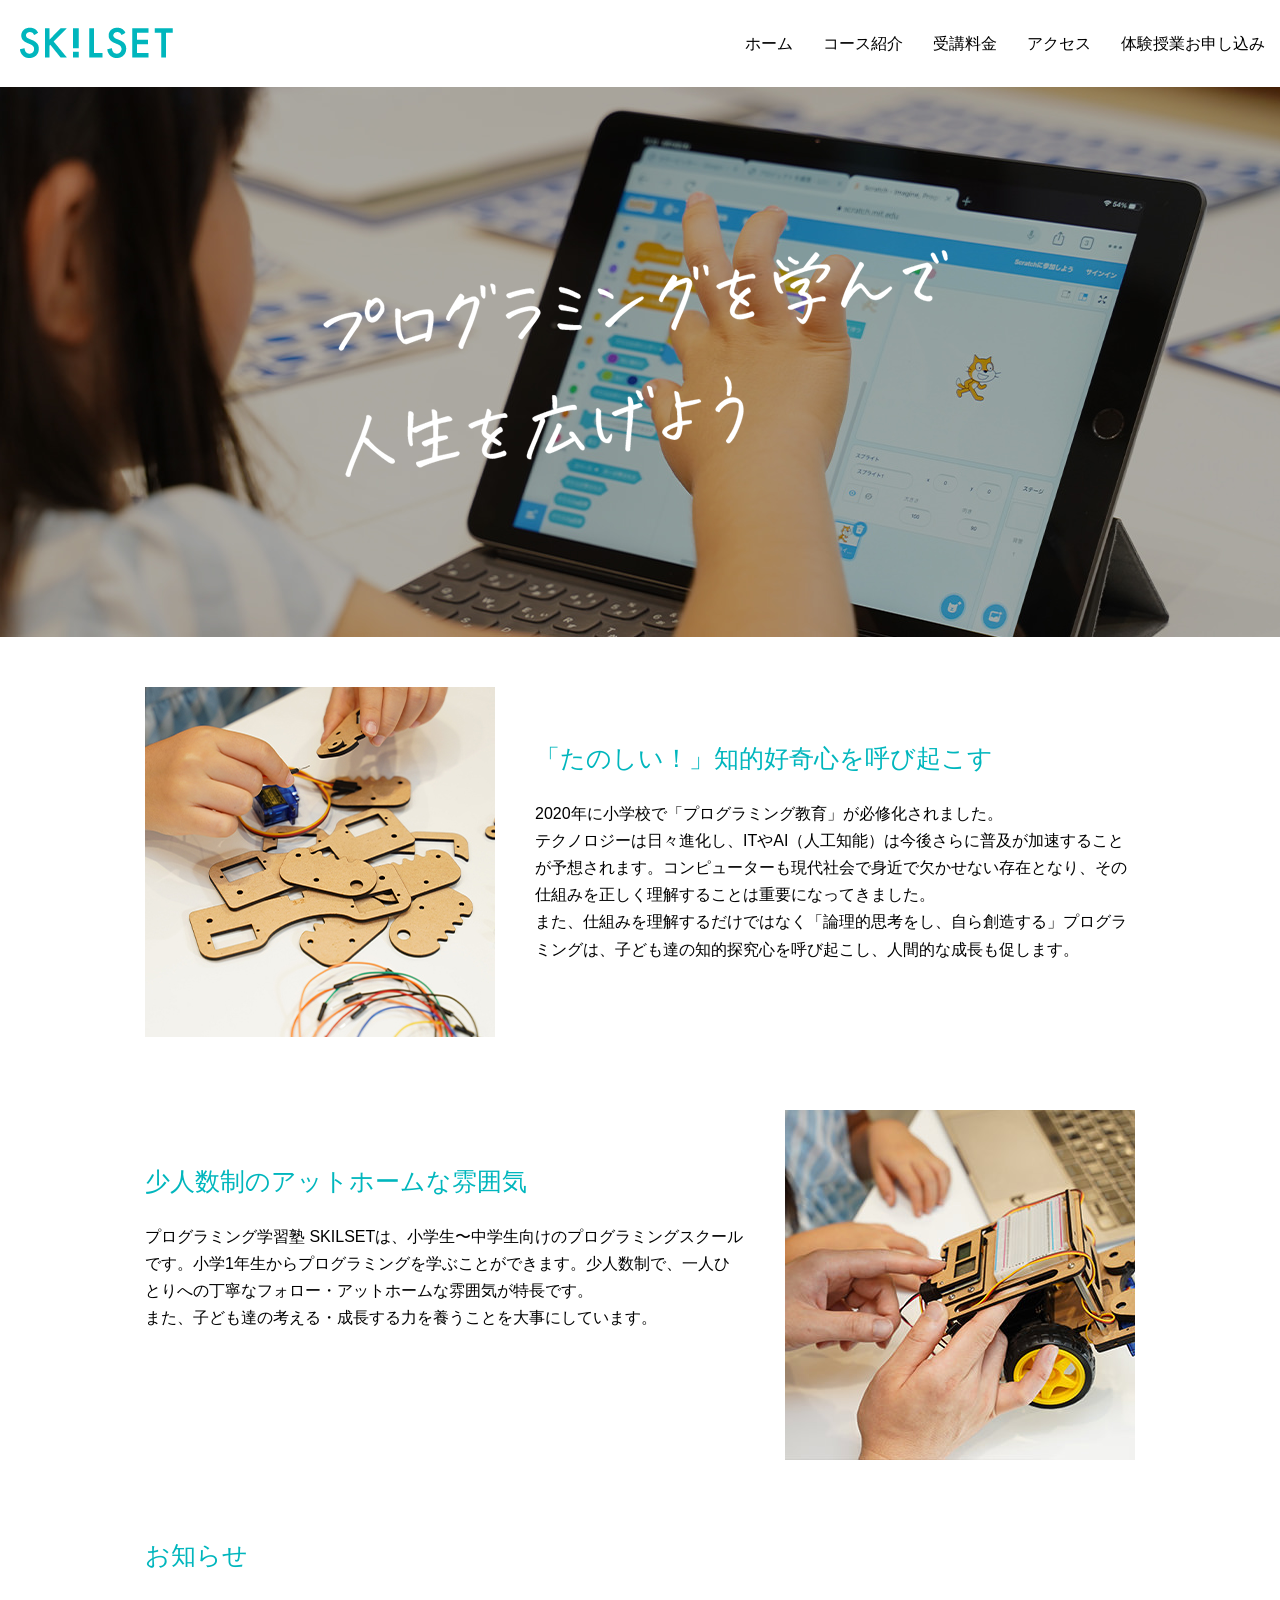
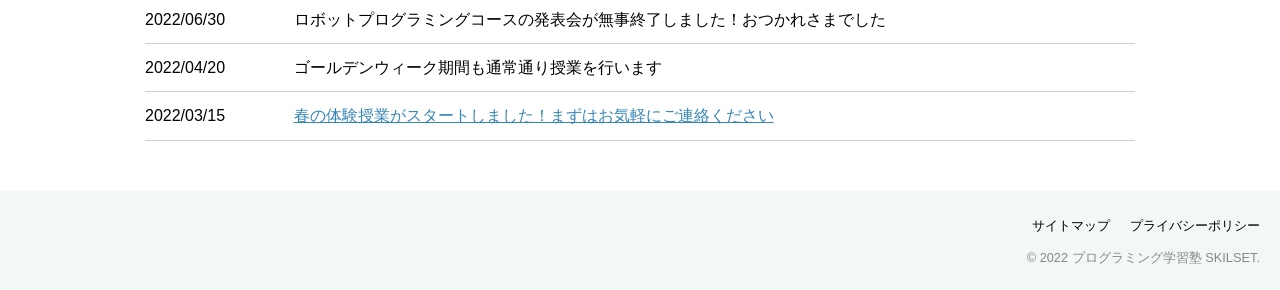
<file: index.html>
<!doctype html>
<html lang="ja">

<head>
    <meta charset="utf-8">
    <meta name="description"
        content="東京都新宿区のプログラミングスクール「プログラミング学習塾 SKILSET」。少人数制で、一人ひとりへの丁寧なフォロー・アットホームな雰囲気が特長です。子ども達の考える・成長する力を養います。">
    <title>プログラミング学習塾 SKILSET｜東京都新宿区のプログラミングスクール</title>

    <link rel="stylesheet" href="CSS/normalize.css">
    <link rel="stylesheet" href="CSS/style.css">
</head>

<body class="home">
    <header>
        <h1><a href="index.html">
                <img src="images/logo.png" alt="プログラミング学習塾 SKILSET">
            </a>
        </h1>
        <nav>
            <ul>
                <li>
                    <a href="index.html">ホーム</a>
                </li>
                <li>
                    <a href="course.html">コース紹介</a>
                </li>
                <li>
                    <a href="price.html">受講料金</a>
                </li>
                <li>
                    <a href="access.html">アクセス</a>
                </li>
                <li>
                    <a href="entry.html">体験授業お申し込み</a>
                </li>
            </ul>
        </nav>
    </header>
    <main>
        <div class="visual">
            <p><img src="images/catchcopy.png" alt="プログラミングを学んで人生を広げよう">
            </p>

        </div>
        <div class="inner">
            <section>
                <div>
                    <h2>「たのしい！」知的好奇心を呼び起こす
                    </h2>
                    <p>2020年に小学校で「プログラミング教育」が必修化されました。<br>
                        テクノロジーは日々進化し、ITやAI（人工知能）は今後さらに普及が加速することが予想されます。コンピューターも現代社会で身近で欠かせない存在となり、その仕組みを正しく理解することは重要になってきました。<br>
                        また、仕組みを理解するだけではなく「論理的思考をし、自ら創造する」プログラミングは、子ども達の知的探究心を呼び起こし、人間的な成長も促します。
                    </p>
                </div>
                <p><img src="images/top01.jpg" alt="授業の様子"></p>
            </section>
            <section>
                <div>
                    <h2>少人数制のアットホームな雰囲気
                    </h2>
                    <p>プログラミング学習塾
                        SKILSETは、小学生〜中学生向けのプログラミングスクールです。小学1年生からプログラミングを学ぶことができます。少人数制で、一人ひとりへの丁寧なフォロー・アットホームな雰囲気が特長です。<br>
                        また、子ども達の考える・成長する力を養うことを大事にしています。
                    </p>
                </div>
                <p><img src="images/top02.jpg" alt="ロボットプログラミング"></p>
            </section>


            <h2>お知らせ</h2>

            <dl>
                <dt>2022/06/30</dt>
                <dd>ロボットプログラミングコースの発表会が無事終了しました！おつかれさまでした</dd>
                <dt>2022/04/20</dt>
                <dd>ゴールデンウィーク期間も通常通り授業を行います</dd>
                <dt>2022/03/15</dt>
                <dd><a href="entry.html">春の体験授業がスタートしました！まずはお気軽にご連絡ください</a></dd>
            </dl>
        </div>
    </main>
    <footer>
        <ul>
            <li>
                <a href="sitemap.html">サイトマップ</a>
            </li>
            <li>
                <a href="privacypolicy.html">プライバシーポリシー</a>
            </li>
        </ul>
        <p><small>&copy; 2022 プログラミング学習塾 SKILSET.</small></p>
    </footer>

</body>

</html>
</file>
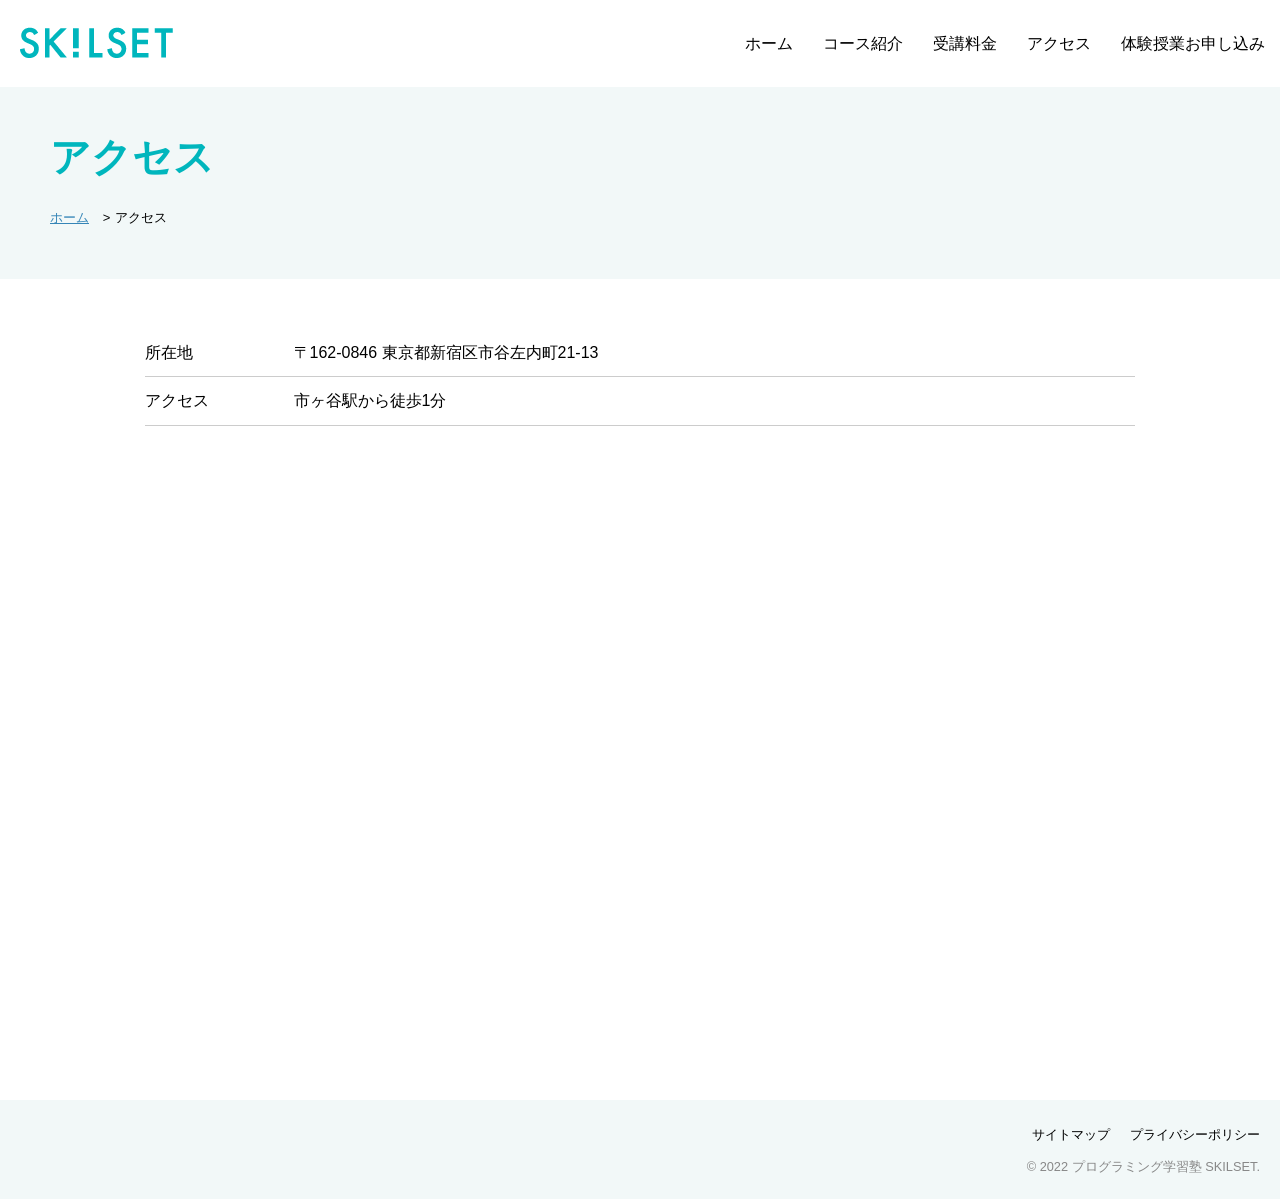
<file: access.html>
<!doctype html>
<html lang="ja">

<head>
    <meta charset="utf-8">
    <meta name="description" content="プログラミングスクール「プログラミング学習塾 SKILSET」は東京都新宿区にあります。市ヶ谷駅から徒歩1分の場所です。
">
    <title>アクセス｜プログラミング学習塾 SKILSET
    </title>

    <link rel="stylesheet" href="CSS/normalize.css">
    <link rel="stylesheet" href="CSS/style.css">
</head>

<body class="access">
    <header>
        <h1><a href="index.html">
                <img src="images/logo.png" alt="プログラミング学習塾 SKILSET">
            </a>
        </h1>
        <nav>
            <ul>
                <li>
                    <a href="index.html">ホーム</a>
                </li>
                <li>
                    <a href="course.html">コース紹介</a>
                </li>
                <li>
                    <a href="price.html">受講料金</a>
                </li>
                <li>
                    <a href="access.html">アクセス</a>
                </li>
                <li>
                    <a href="entry.html">体験授業お申し込み</a>
                </li>
            </ul>
        </nav>
    </header>
    <main>
        <div class="title">
            <h1>アクセス</h1>

            <ol>
                <li>
                    <a href="index.html">ホーム</a>
                </li>
                <li>
                    アクセス
                </li>
            </ol>
        </div>

        <div class="inner">
            <dl>
                <dt>所在地</dt>
                <dd>〒162-0846 東京都新宿区市谷左内町21-13</dd>
                <dt>アクセス</dt>
                <dd>市ヶ谷駅から徒歩1分</dd>
            </dl>

            <iframe
                src="https://www.google.com/maps/embed?pb=!1m18!1m12!1m3!1d3240.3327569104013!2d139.73306027525123!3d35.693428229304736!2m3!1f0!2f0!3f0!3m2!1i1024!2i768!4f13.1!3m3!1m2!1s0x60188c5e40fd8ca9%3A0xe4e83101398f38cf!2z44CSMTYyLTA4NDYg5p2x5Lqs6YO95paw5a6_5Yy65biC6LC35bem5YaF55S677yS77yR4oiS77yR77yT!5e0!3m2!1sja!2sjp!4v1793600797971!5m2!1sja!2sjp"
                width="990" height="600" style="border:0;" allowfullscreen="" loading="lazy"
                referrerpolicy="strict-origin-when-cross-origin"></iframe>
        </div>
    </main>
    <footer>
        <ul>
            <li>
                <a href="sitemap.html">サイトマップ</a>
            </li>
            <li>
                <a href="privacypolicy.html">プライバシーポリシー</a>
            </li>
        </ul>
        <p><small>&copy; 2022 プログラミング学習塾 SKILSET.</small></p>
    </footer>

</body>

</html>
</file>
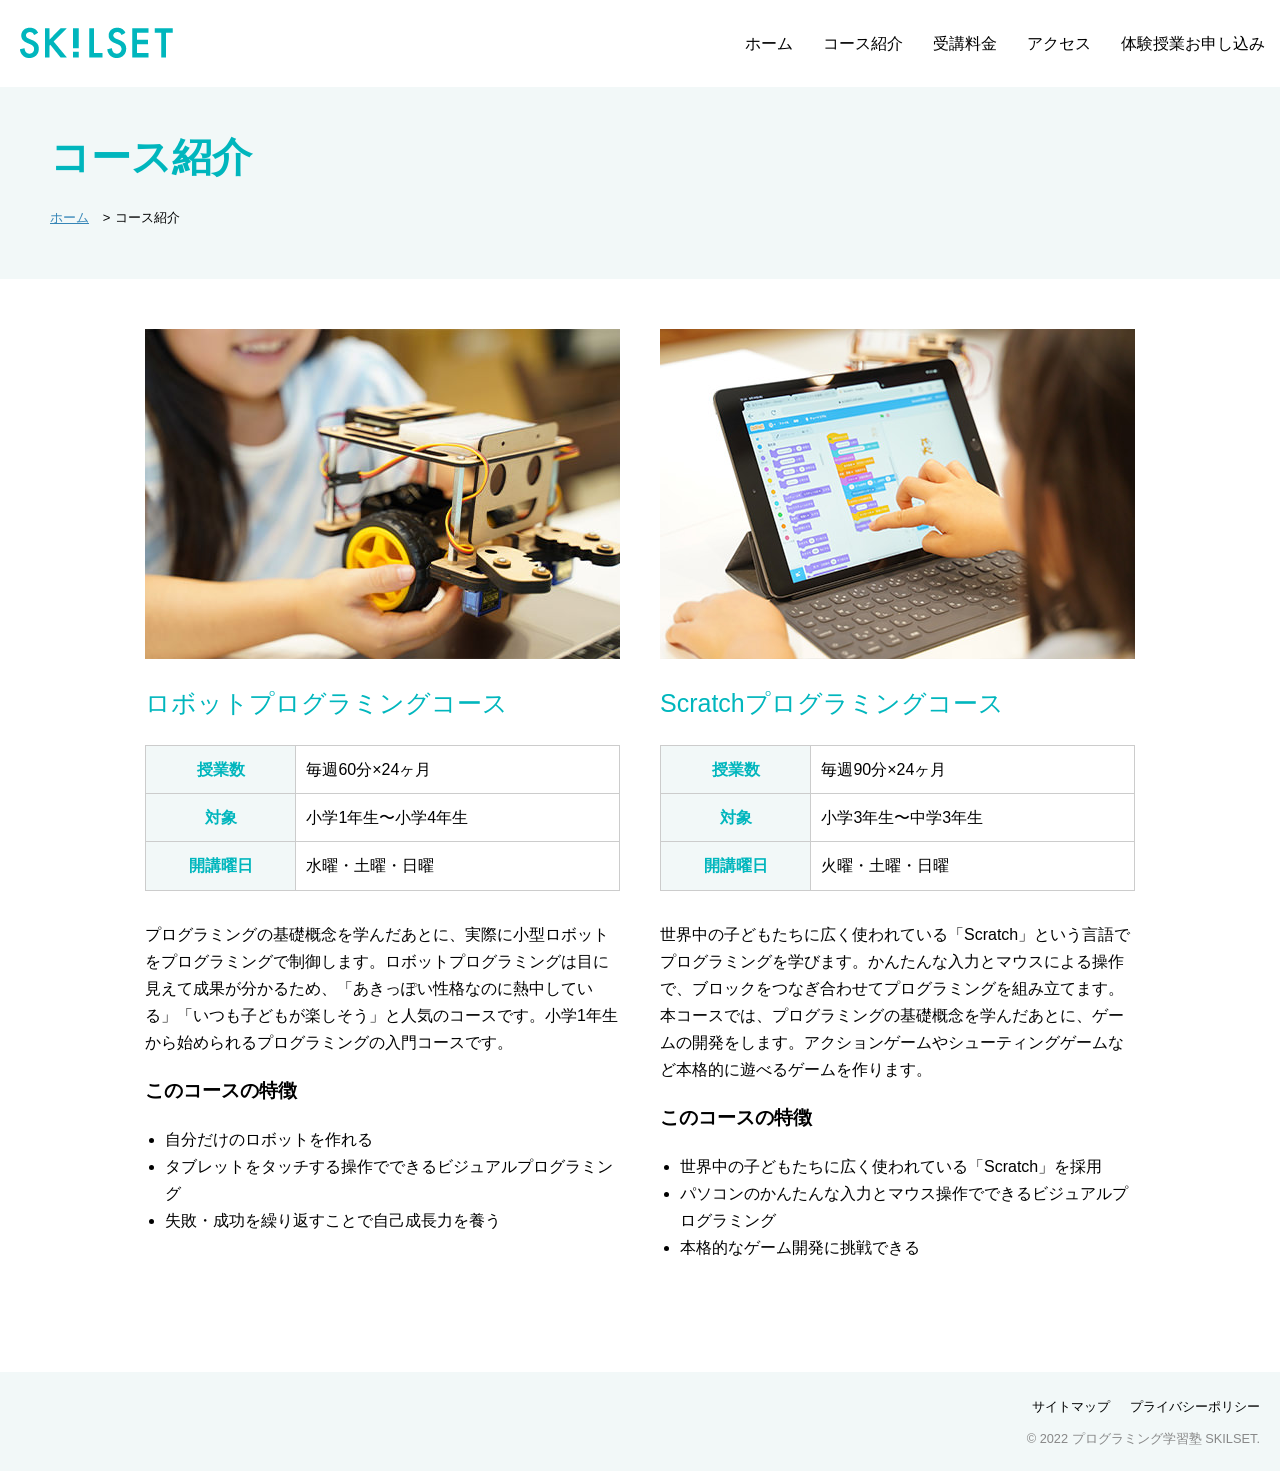
<file: course.html>
<!doctype html>
<html lang="ja">

<head>
    <meta charset="utf-8">
    <meta name="description"
        content="東京都新宿区のプログラミングスクール「プログラミング学習塾 SKILSET」のコースを紹介します。少人数制で、一人ひとりへの丁寧なフォロー・アットホームな雰囲気が特長です。子ども達の考える・成長する力を養います。">
    <title>コース紹介｜プログラミング学習塾 SKILSET</title>

    <link rel="stylesheet" href="CSS/normalize.css">
    <link rel="stylesheet" href="CSS/style.css">
</head>

<body class="course">
    <header>
        <h1><a href="index.html">
                <img src="images/logo.png" alt="プログラミング学習塾 SKILSET">
            </a>
        </h1>
        <nav>
            <ul>
                <li>
                    <a href="index.html">ホーム</a>
                </li>
                <li>
                    <a href="course.html">コース紹介</a>
                </li>
                <li>
                    <a href="price.html">受講料金</a>
                </li>
                <li>
                    <a href="access.html">アクセス</a>
                </li>
                <li>
                    <a href="entry.html">体験授業お申し込み</a>
                </li>
            </ul>
        </nav>
    </header>
    <main>
        <div class="title">
            <h1>コース紹介</h1>

            <ol>
                <li>
                    <a href="index.html">ホーム</a>
                </li>
                <li>
                    コース紹介
                </li>
            </ol>
        </div>

        <div class="inner">
            <div class="course-box">
                <div>
                    <p><img src="images/course01.jpg" alt="ロボットプログラミング"></p>
                    <h2>ロボットプログラミングコース</h2>

                    <table>
                        <tr>
                            <th>授業数</th>
                            <td>毎週60分×24ヶ月</td>
                        </tr>
                        <tr>
                            <th>対象</th>
                            <td>小学1年生〜小学4年生</td>
                        </tr>
                        <tr>
                            <th>開講曜日</th>
                            <td>水曜・土曜・日曜</td>
                        </tr>
                    </table>

                    <p>プログラミングの基礎概念を学んだあとに、実際に小型ロボットをプログラミングで制御します。ロボットプログラミングは目に見えて成果が分かるため、「あきっぽい性格なのに熱中している」「いつも子どもが楽しそう」と人気のコースです。小学1年生から始められるプログラミングの入門コースです。
                    </p>

                    <h3>このコースの特徴</h3>

                    <ul>
                        <li>自分だけのロボットを作れる</li>
                        <li>タブレットをタッチする操作でできるビジュアルプログラミング</li>
                        <li>失敗・成功を繰り返すことで自己成長力を養う</li>
                    </ul>
                </div>
                <div>

                    <p><img src="images/course02.jpg" alt="Scratchプログラミング"></p>

                    <h2>Scratchプログラミングコース</h2>

                    <table>
                        <tr>
                            <th>授業数</th>
                            <td>毎週90分×24ヶ月</td>
                        </tr>
                        <tr>
                            <th>対象</th>
                            <td>小学3年生〜中学3年生 </td>
                        </tr>
                        <tr>
                            <th>開講曜日</th>
                            <td>火曜・土曜・日曜</td>
                        </tr>
                    </table>

                    <p>世界中の子どもたちに広く使われている「Scratch」という言語でプログラミングを学びます。かんたんな入力とマウスによる操作で、ブロックをつなぎ合わせてプログラミングを組み立てます。本コースでは、プログラミングの基礎概念を学んだあとに、ゲームの開発をします。アクションゲームやシューティングゲームなど本格的に遊べるゲームを作ります。
                    </p>

                    <h3>このコースの特徴</h3>
                    <ul>
                        <li>世界中の子どもたちに広く使われている「Scratch」を採用</li>
                        <li>パソコンのかんたんな入力とマウス操作でできるビジュアルプログラミング</li>
                        <li>本格的なゲーム開発に挑戦できる</li>
                    </ul>
                </div>
            </div>

        </div>
    </main>
    <footer>
        <ul>
            <li>
                <a href="sitemap.html">サイトマップ</a>
            </li>
            <li>
                <a href="privacypolicy.html">プライバシーポリシー</a>
            </li>
        </ul>
        <p><small>&copy; 2022 プログラミング学習塾 SKILSET.</small></p>
    </footer>

</body>

</html>
</file>
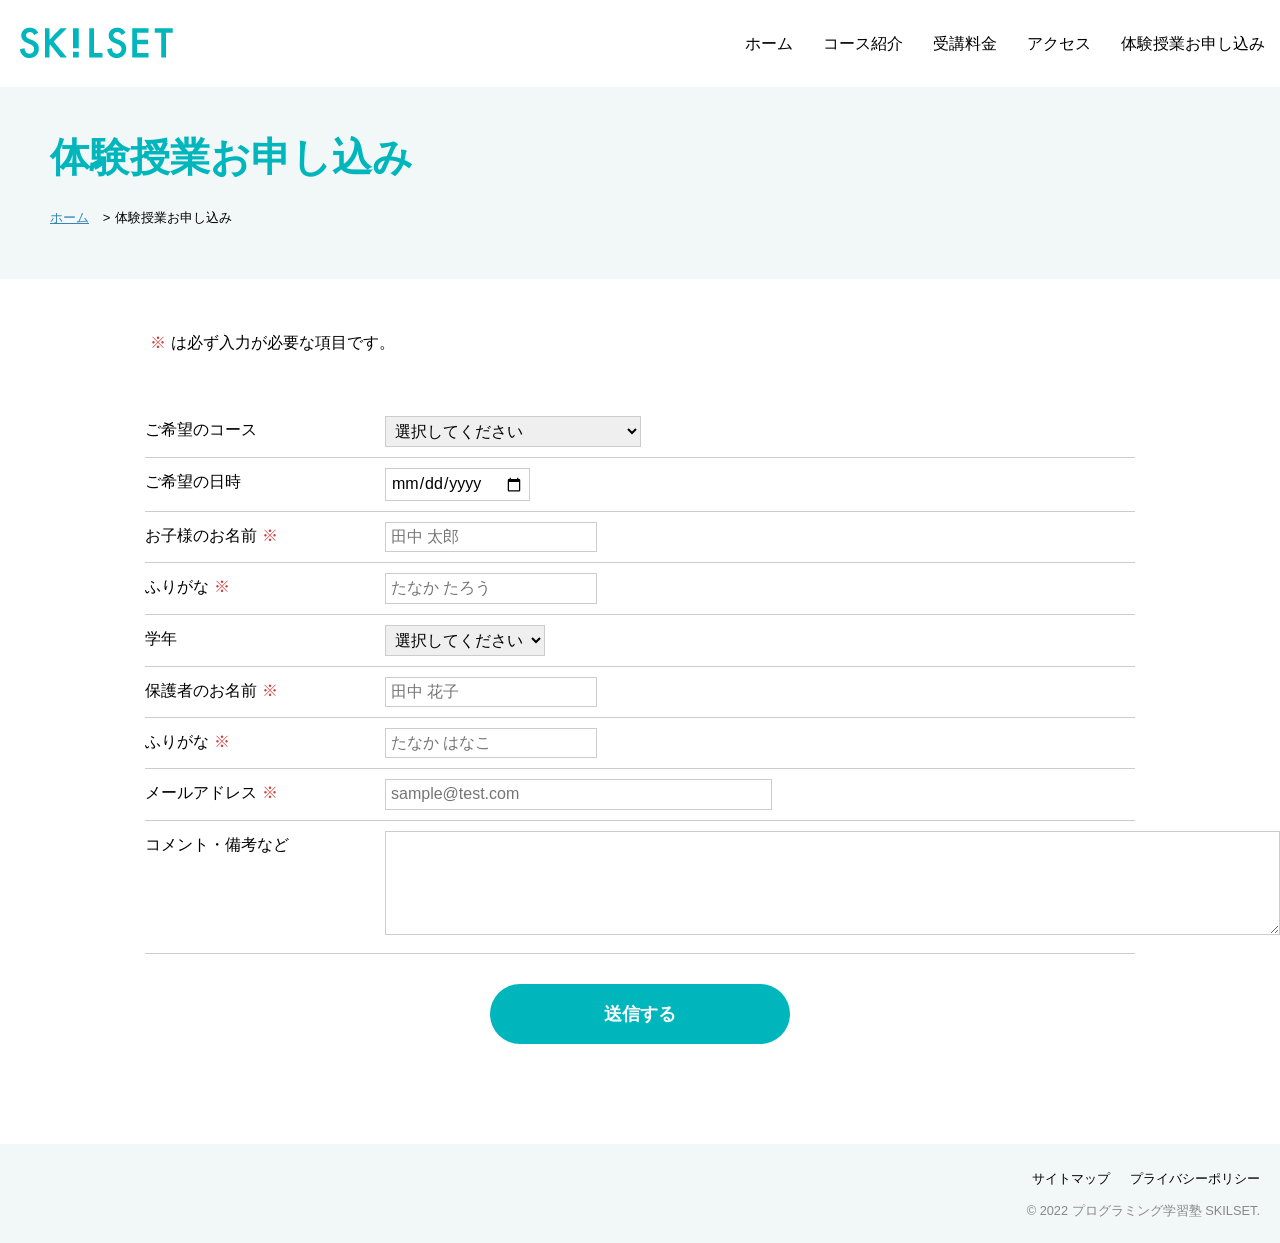
<file: entry.html>
<!doctype html>
<html lang="ja">

<head>
    <meta charset="utf-8">
    <meta name="description"
        content="東京都新宿区のプログラミングスクール「プログラミング学習塾 SKILSET」の体験授業お申し込みページです。ご質問やご要望などのご連絡もこちらのメールフォームからお送りください。">
    <title>体験授業お申し込み｜プログラミング学習塾 SKILSET
    </title>

    <link rel="stylesheet" href="CSS/normalize.css">
    <link rel="stylesheet" href="CSS/style.css">
</head>

<body class="entry">
    <header>
        <h1><a href="index.html">
                <img src="images/logo.png" alt="プログラミング学習塾 SKILSET">
            </a>
        </h1>
        <nav>
            <ul>
                <li>
                    <a href="index.html">ホーム</a>
                </li>
                <li>
                    <a href="course.html">コース紹介</a>
                </li>
                <li>
                    <a href="price.html">受講料金</a>
                </li>
                <li>
                    <a href="access.html">アクセス</a>
                </li>
                <li>
                    <a href="entry.html">体験授業お申し込み</a>
                </li>
            </ul>
        </nav>
    </header>
    <main>
        <div class="title">
            <h1>体験授業お申し込み
            </h1>

            <ol>
                <li>
                    <a href="index.html">ホーム</a>
                </li>
                <li>
                    体験授業お申し込み
                </li>
            </ol>
        </div>

        <div class="inner">
            <p><span class="must">※</span>は必ず入力が必要な項目です。</p>

            <form action="program.php" method="post">
                <dl>

                    <dt>ご希望のコース</dt>
                    <dd>
                        <select name="コース">
                            <option value="選択してください" selected>選択してください</option>
                            <option value="ロボットプログラミングコース">ロボットプログラミングコース</option>
                            <option value="Scratchプログラミングコース">Scratchプログラミングコース</option>
                        </select>
                    </dd>

                    <dt>ご希望の日時</dt>
                    <dd>
                        <input type="date" name="dete">
                    </dd>

                    <dt>お子様のお名前<span class="must">※</span></dt>
                    <dd><input type="text" name="children-name" required placeholder="田中 太郎"></dd>


                    <dt>ふりがな<span class="must">※</span></dt>
                    <dd><input type="text" name="children-name" required placeholder="たなか たろう"></dd>

                    <dt>学年</dt>
                    <dd>
                        <select name="学年">
                            <option value="選択してください" selected>選択してください</option>
                            <option value="未就学児">未就学児</option>
                            <option value="小学1年">小学1年</option>
                            <option value="小学2年">小学2年</option>
                            <option value="小学3年">小学3年</option>
                            <option value="小学4年">小学4年</option>
                            <option value="小学5年">小学5年</option>
                            <option value="小学6年">小学6年</option>
                            <option value="中学1年">中学1年</option>
                            <option value="中学2年">中学2年</option>
                            <option value="中学3年">中学3年</option>
                        </select>
                    </dd>

                    <dt>保護者のお名前<span class="must">※</span></dt>
                    <dd><input type="text" name="your-name" required placeholder="田中 花子"></dd>

                    <dt>ふりがな<span class="must">※</span></dt>
                    <dd><input type="text" name="your-name" required placeholder="たなか はなこ"></dd>

                    <dt>メールアドレス<span class="must">※</span></dt>
                    <dd><input type="email" name="email" required placeholder="sample@test.com"></dd>

                    <dt>コメント・備考など</dt>
                    <dd><textarea name="comment" cols="93" rows="5" wrap="soft"></textarea></dd>

                    <div class="submit"><button type="submit" name="submit">送信する</button></div>
                </dl>
            </form>
        </div>
    </main>
    <footer>
        <ul>
            <li>
                <a href="sitemap.html">サイトマップ</a>
            </li>
            <li>
                <a href="privacypolicy.html">プライバシーポリシー</a>
            </li>
        </ul>
        <p><small>&copy; 2022 プログラミング学習塾 SKILSET.</small></p>
    </footer>

</body>

</html>
</file>
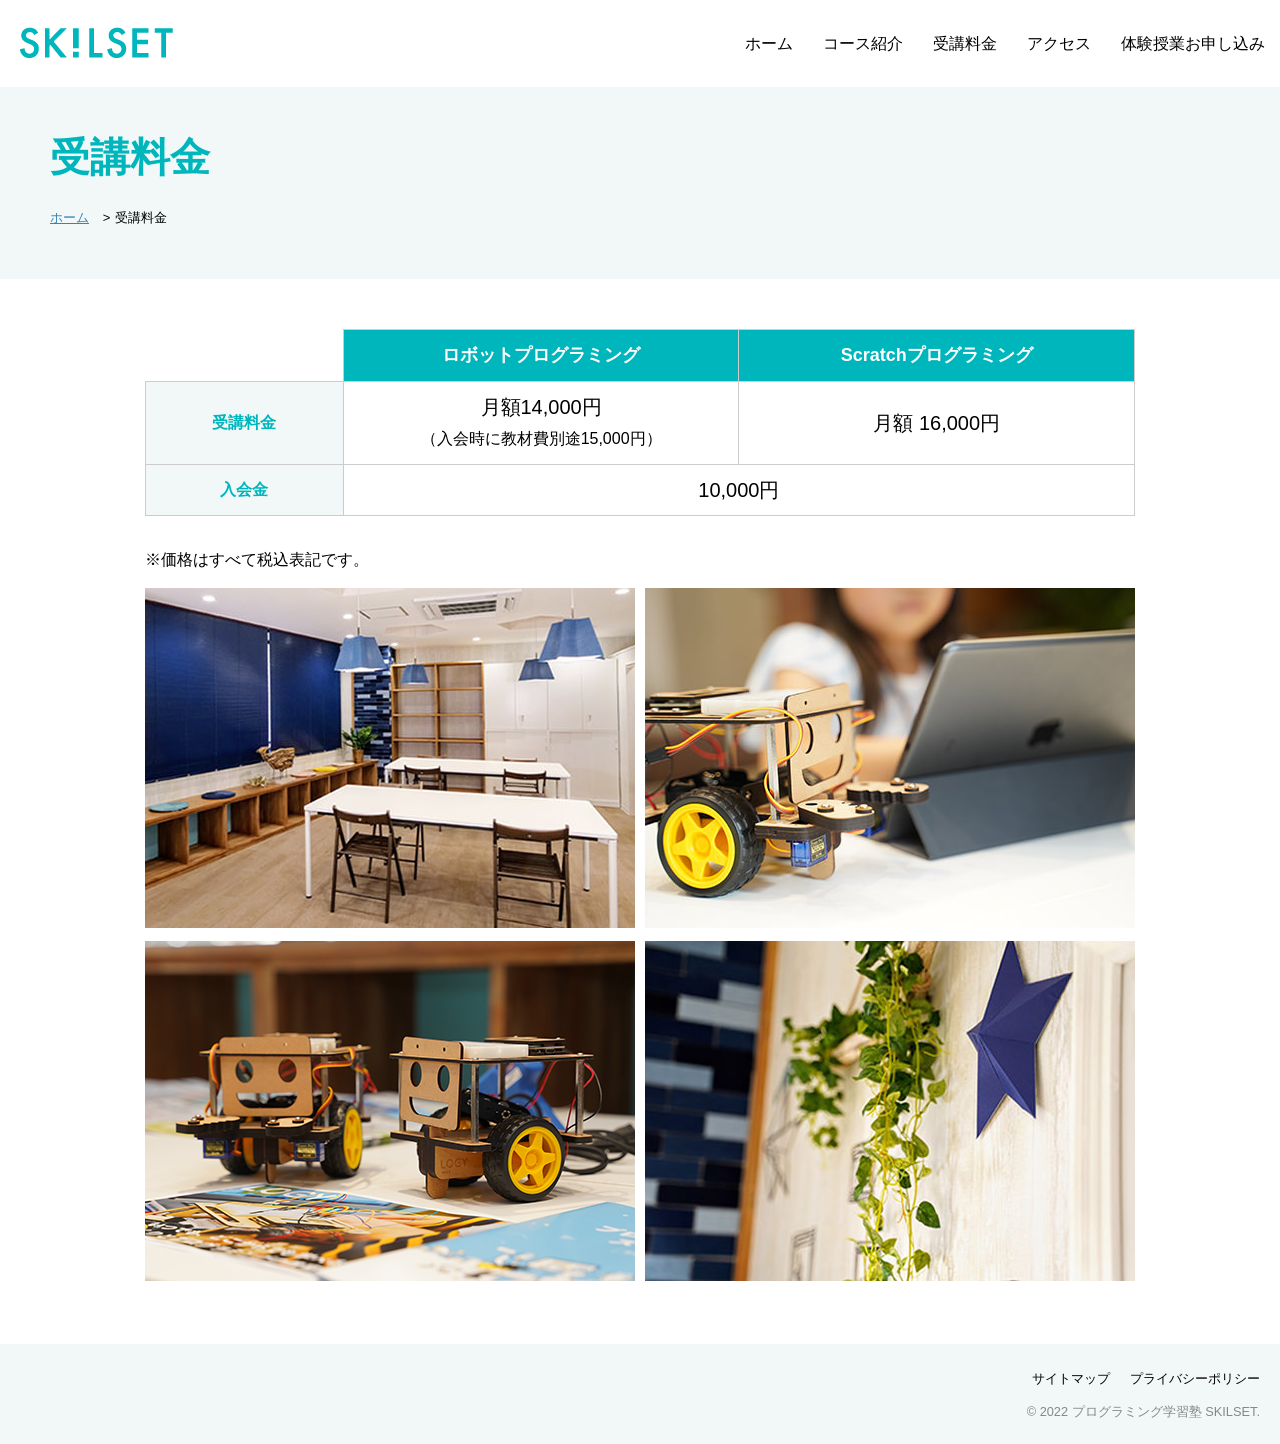
<file: price.html>
<!doctype html>
<html lang="ja">

<head>
    <meta charset="utf-8">
    <meta name="description" content="東京都新宿区のプログラミングスクール「プログラミング学習塾 SKILSET」の受講料金を紹介します。少人数制で、一人ひとりへの丁寧なフォロー・アットホームな雰囲気が特長です。子ども達の考える・成長する力を養います。

">
    <title>受講料金｜プログラミング学習塾 SKILSET

    </title>

    <link rel="stylesheet" href="CSS/normalize.css">
    <link rel="stylesheet" href="CSS/style.css">
</head>

<body class="price">
    <header>
        <h1><a href="index.html">
                <img src="images/logo.png" alt="プログラミング学習塾 SKILSET">
            </a>
        </h1>
        <nav>
            <ul>
                <li>
                    <a href="index.html">ホーム</a>
                </li>
                <li>
                    <a href="course.html">コース紹介</a>
                </li>
                <li>
                    <a href="price.html">受講料金</a>
                </li>
                <li>
                    <a href="access.html">アクセス</a>
                </li>
                <li>
                    <a href="entry.html">体験授業お申し込み</a>
                </li>
            </ul>
        </nav>
    </header>
    <main>
        <div class="title">
            <h1>受講料金
            </h1>

            <ol>
                <li>
                    <a href="index.html">ホーム</a>
                </li>
                <li>
                    受講料金
                </li>
            </ol>
        </div>

        <div class="inner">
            <div class="money">
                <table>
                    <tr>
                        <th class="cell"></th>
                        <th>ロボットプログラミング</th>
                        <th>Scratchプログラミング</th>
                    </tr>
                    <tr>
                        <th>受講料金</th>
                        <td>月額14,000円<br><span>（入会時に教材費別途15,000円）</span></td>
                        <td>月額 16,000円</td>
                    </tr>
                    <tr>
                        <th>入会金</th>
                        <td colspan="2">10,000円</td>

                    </tr>
                </table>
                <p>※価格はすべて税込表記です。</p>
            </div>

            <div class="image-box1">
                <p><img src="images/price01.jpg" alt="教室全体"></p>
                <p><img src="images/price02.jpg" alt="インテリア"></p>
            </div>

            <div class="image-box2">
                <p>
                    <img src="images/price03.jpg" alt="教材"></img>
                </p>
                <p>
                    <img src="images/price04.jpg" alt="授業の様子"></img>
                </p>
            </div>
        </div>
    </main>
    <footer>
        <ul>
            <li>
                <a href="sitemap.html">サイトマップ</a>
            </li>
            <li>
                <a href="privacypolicy.html">プライバシーポリシー</a>
            </li>
        </ul>
        <p><small>&copy; 2022 プログラミング学習塾 SKILSET.</small></p>
    </footer>

</body>

</html>
</file>
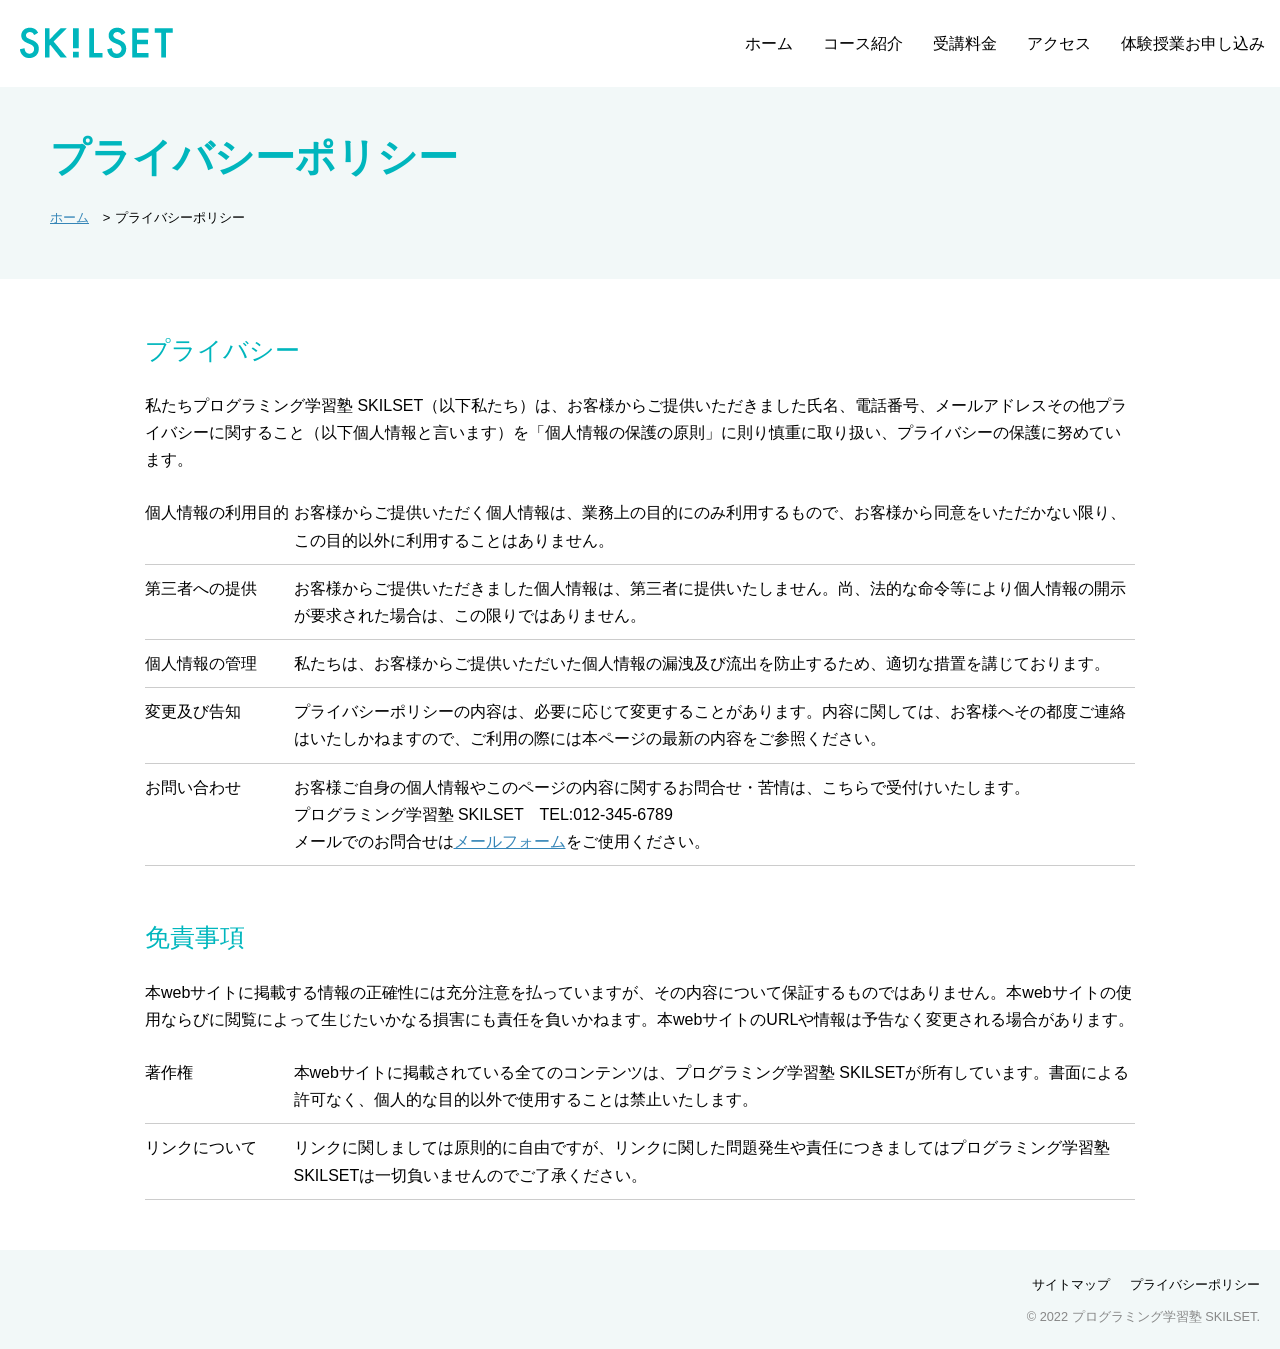
<file: privacypolicy.html>
<!doctype html>
<html lang="ja">

<head>
    <meta charset="utf-8">
    <meta name="description" content="東京都新宿区のプログラミングスクール「プログラミング学習塾 SKILSET」のプライバシーポリシーページです。ご利用する際にご一読ください。">
    <title>プライバシーポリシー｜プログラミング学習塾 SKILSET
    </title>

    <link rel="stylesheet" href="CSS/normalize.css">
    <link rel="stylesheet" href="CSS/style.css">
</head>

<body class="privacypolicy">
    <header>
        <h1><a href="index.html">
                <img src="images/logo.png" alt="プログラミング学習塾 SKILSET">
            </a>
        </h1>
        <nav>
            <ul>
                <li>
                    <a href="index.html">ホーム</a>
                </li>
                <li>
                    <a href="course.html">コース紹介</a>
                </li>
                <li>
                    <a href="price.html">受講料金</a>
                </li>
                <li>
                    <a href="access.html">アクセス</a>
                </li>
                <li>
                    <a href="entry.html">体験授業お申し込み</a>
                </li>
            </ul>
        </nav>
    </header>
    <main>
        <div class="title">
            <h1>プライバシーポリシー
            </h1>

            <ol>
                <li>
                    <a href="index.html">ホーム</a>
                </li>
                <li>
                    プライバシーポリシー
                </li>
            </ol>
        </div>

        <div class="inner">
            <h2>プライバシー</h2>
            <p>私たちプログラミング学習塾
                SKILSET（以下私たち）は、お客様からご提供いただきました氏名、電話番号、メールアドレスその他プライバシーに関すること（以下個人情報と言います）を「個人情報の保護の原則」に則り慎重に取り扱い、プライバシーの保護に努めています。
            </p>

            <dl>
                <dt>個人情報の利用目的</dt>
                <dd>お客様からご提供いただく個人情報は、業務上の目的にのみ利用するもので、お客様から同意をいただかない限り、この目的以外に利用することはありません。</dd>

                <dt>第三者への提供</dt>
                <dd>お客様からご提供いただきました個人情報は、第三者に提供いたしません。尚、法的な命令等により個人情報の開示が要求された場合は、この限りではありません。</dd>

                <dt>個人情報の管理</dt>
                <dd>私たちは、お客様からご提供いただいた個人情報の漏洩及び流出を防止するため、適切な措置を講じております。</dd>


                <dt>変更及び告知</dt>
                <dd>プライバシーポリシーの内容は、必要に応じて変更することがあります。内容に関しては、お客様へその都度ご連絡はいたしかねますので、ご利用の際には本ページの最新の内容をご参照ください。</dd>

                <dt>お問い合わせ</dt>
                <dd>お客様ご自身の個人情報やこのページの内容に関するお問合せ・苦情は、こちらで受付けいたします。<br>
                    プログラミング学習塾 SKILSET　TEL:012-345-6789<br>
                    メールでのお問合せは<a href="entry.html">メールフォーム</a>をご使用ください。</dd>
            </dl>

            <h2>免責事項</h2>
            <p>本webサイトに掲載する情報の正確性には充分注意を払っていますが、その内容について保証するものではありません。本webサイトの使用ならびに閲覧によって生じたいかなる損害にも責任を負いかねます。本webサイトのURLや情報は予告なく変更される場合があります。
            </p>
            <dl>
                <dt>著作権</dt>
                <dd>本webサイトに掲載されている全てのコンテンツは、プログラミング学習塾 SKILSETが所有しています。書面による許可なく、個人的な目的以外で使用することは禁止いたします。</dd>

                <dt>リンクについて</dt>
                <dd>リンクに関しましては原則的に自由ですが、リンクに関した問題発生や責任につきましてはプログラミング学習塾 SKILSETは一切負いませんのでご了承ください。</dd>
            </dl>
        </div>
    </main>
    <footer>
        <ul>
            <li>
                <a href="sitemap.html">サイトマップ</a>
            </li>
            <li>
                <a href="privacypolicy.html">プライバシーポリシー</a>
            </li>
        </ul>
        <p><small>&copy; 2022 プログラミング学習塾 SKILSET.</small></p>
    </footer>

</body>

</html>
</file>
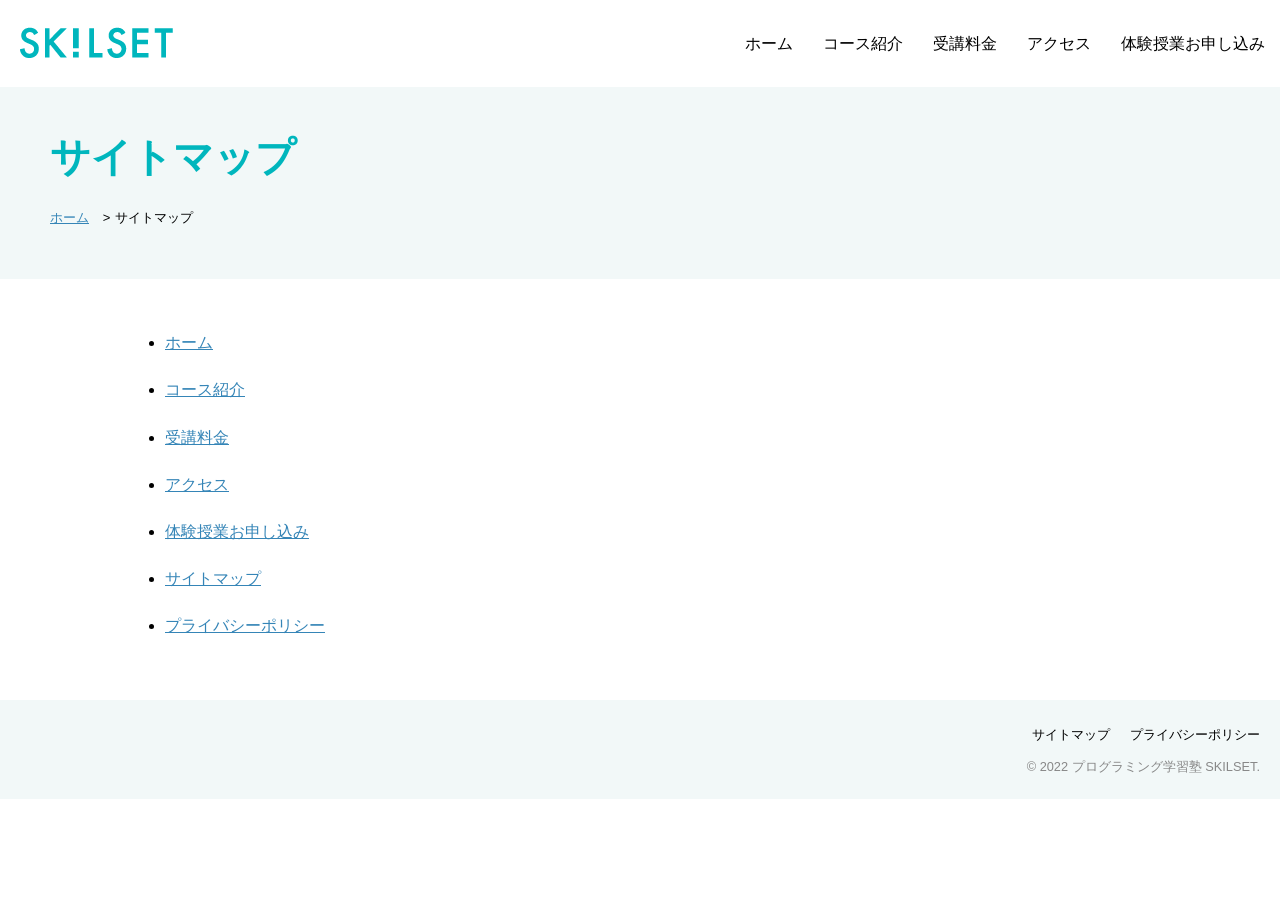
<file: sitemap.html>
<!doctype html>
<html lang="ja">

<head>
    <meta charset="utf-8">
    <meta name="description" content="東京都新宿区のプログラミングスクール「プログラミング学習塾 SKILSET」のサイトマップを紹介します。コース紹介、受講料金などのページがございます。
">
    <title>サイトマップ｜プログラミング学習塾 SKILSET
    </title>

    <link rel="stylesheet" href="CSS/normalize.css">
    <link rel="stylesheet" href="CSS/style.css">
</head>

<body class="sitemap">
    <header>
        <h1><a href="index.html">
                <img src="images/logo.png" alt="プログラミング学習塾 SKILSET">
            </a>
        </h1>
        <nav>
            <ul>
                <li>
                    <a href="index.html">ホーム</a>
                </li>
                <li>
                    <a href="course.html">コース紹介</a>
                </li>
                <li>
                    <a href="price.html">受講料金</a>
                </li>
                <li>
                    <a href="access.html">アクセス</a>
                </li>
                <li>
                    <a href="entry.html">体験授業お申し込み</a>
                </li>
            </ul>
        </nav>
    </header>
    <main>
        <div class="title">
            <h1>サイトマップ
            </h1>

            <ol>
                <li>
                    <a href="index.html">ホーム</a>
                </li>
                <li>
                    サイトマップ
                </li>
            </ol>
        </div>

        <div class="inner">
            <ul>
                <li>
                    <a href="index.html">ホーム</a>
                </li>
                <li>
                    <a href="course.html">コース紹介</a>
                </li>
                <li>
                    <a href="price.html">受講料金</a>
                </li>
                <li>
                    <a href="access.html">アクセス</a>
                </li>
                <li>
                    <a href="entry.html">体験授業お申し込み</a>
                </li>
                <li>
                    <a href="sitemap.html">サイトマップ</a>
                </li>
                <li>
                    <a href="privacypolicy.html">プライバシーポリシー</a>
                </li>
            </ul>
        </div>
    </main>
    <footer>
        <ul>
            <li>
                <a href="sitemap.html">サイトマップ</a>
            </li>
            <li>
                <a href="privacypolicy.html">プライバシーポリシー</a>
            </li>
        </ul>
        <p><small>&copy; 2022 プログラミング学習塾 SKILSET.</small></p>
    </footer>

</body>

</html>
</file>
<file: CSS/style.css>
@charset "utf-8";

body {
    line-height: 1.7;
    font-size: 16px;
    font-family: -apple-system, blinkmacsystemfont, "helvetica neue", "游ゴシック medium", yugothic, yugothicm, "hiragino kaku gothic pron", meiryo, sans-serif;
    color: #000000;
}

a,
a:link {
    color: #3585b7;
}

a:visited {
    color: #6252b7;
}

a:hover {
    text-decoration: none;
    color: #555;
}

/* header */
header {
    display: flex;
}

header h1 {
    margin: 20px 0 0 20px;
}

header nav {
    margin: 0 0 0 auto;
}

header nav ul {
    list-style-type: none;
    margin: 20px 0 20px;
    padding: 0;
    display: flex;
}

header nav ul li a,
header nav ul li a:link,
header nav ul li a:visited {
    display: block;
    padding: 10px 15px 10px 15px;
    text-decoration: none;
    color: #000;
}

header nav ul li a:hover {
    color: #888;
}

/* footer */
footer {
    background: #f2f8f8;
    padding: 20px;
}

footer ul {
    list-style-type: none;
    margin: 0 0 5px;
    padding: 0;
    display: flex;
    justify-content: flex-end;
}

footer ul li {
    padding: 0 0 0 20px;
}

footer ul li a,
footer ul li a:link,
footer ul li a:visited {
    text-decoration: none;
    font-size: 13px;
    color: #000;
}

footer ul li a:hover {
    color: #888;
}

footer p {
    margin: 0;
    text-align: right;
    color: #888;
}

/* main */
main .inner {
    width: 990px;
    margin: 50px auto;
}

main h2 {
    margin: 50px 0 20px;
    font-weight: normal;
    font-size: 25px;
    color: #00b6bd;
}

main p {
    margin: 0 0 15px;
}

main dl {
    width: 100%;
}

main dl dt {
    float: left;
    clear: both;
    padding: 10px 0;
}

main dl dd {
    border-bottom: 1px solid #ccc;
    margin: 0;
    padding: 10px 0 10px 15%;
}

main .title {
    padding: 50px;
    background: #f2f8f8;
}

main .title h1 {
    margin: 0;
    line-height: 1;
    font-size: 40px;
    color: #00b6bd;
}

main .title ol {
    list-style-type: none;
    margin: 30px 0 0;
    padding: 0;
    display: flex;
}

main .title ol li {
    font-size: 13px;
}

main .title ol li::after {
    content: ">";
    margin: 0 5px 0 10px;
}

main .title ol li:last-child::after {
    content: none;
}

main table {
    width: 100%;
    margin-bottom: 30px;
}

main table,
main table th,
main table td {
    border: solid 1px #ccc;
    border-collapse: collapse;
}

main table th,
main table td {
    padding: 10px;
}

main table tr th {
    background: #f2f8f8;
    color: #00b6bd;
}

main ul {
    margin: 0 0 60px;
    padding: 0 0 0 20px;
}

/* home */
.home main .visual {
    background: url(../images/visual.jpg) no-repeat center top;
    height: 550px;
    padding: 150px 0 0;
    box-sizing: border-box;
}

.home main .visual p {
    text-align: center;
}

.home main section {
    display: flex;
    margin-top: 50px;
}

.home main section div {
    padding: 0 40px 0 0;
}

.home main section:first-child {
    flex-direction: row-reverse;
}

.home main section:first-child div {
    padding: 0 0 0 40px;
}

/* course */
.course main .course-box {
    display: flex;
    justify-content: space-between;
    margin-top: 50px;
}

.course main .course-box div {
    width: 475px;
}

.course main h2 {
    margin-top: 0;
}

/* price */
.price table tr:nth-child(1) th {
    background: #00b6bd;
    color: #fff;
    font-size: 18px;
    width: 360px;
}

.price table tr:nth-child(1) .cell {
    border: none;
    background: none;
    width: 170px;
}

.price table {
    border: none;
}

.price table td {
    font-size: 20px;
    text-align: center;
    line-height: 1.5em;
    margin: 0;
}

.price .image-box1,
.price .image-box2 {
    display: flex;
    justify-content: space-between;
}

.price .image-box1 p,
.price .image-box2 p {
    margin: 0;
    padding: 0 0 5px 0;
}

.price span {
    font-size: 0.8em;
}

/* entry */

.entry .must {
    color: #d23939;
    margin: 0 5px;
}

.entry main p {
    margin: 0 0 50px 0;
}

.entry dt {
    padding: 10px 0px;
}

.entry dd {
    padding: 10px 0 10px 240px;
}

.entry select {
    padding: 5px;
    border: 0.5px solid #ccc;
}

.entry input {
    padding: 5px;
    border: 0.5px solid #ccc;
}

.entry input[name="email"] {
    width: 50%;
}

.entry textarea {
    padding: 5px 0;
    border: 0.5px solid #ccc;
}

.entry button {
    border: none;
    border-radius: 35px;
    background: #00b6bd;
    width: 300px;
    height: 60px;
    color: #fff;
    font-weight: bold;
    font-size: 18px;
    margin: 20px 0 50px;
    padding: 0 0 0 0;
    cursor: pointer;
}

.entry .submit {
    text-align: center;
    margin: 10px 0px;
}

/* privacypolicy */
.privacypolicy main dd {
    padding: 10px 0 10px 50xp ;
}

/* sitemap */
.sitemap main .inner li{
    margin-bottom: 20px;
}
</file>
